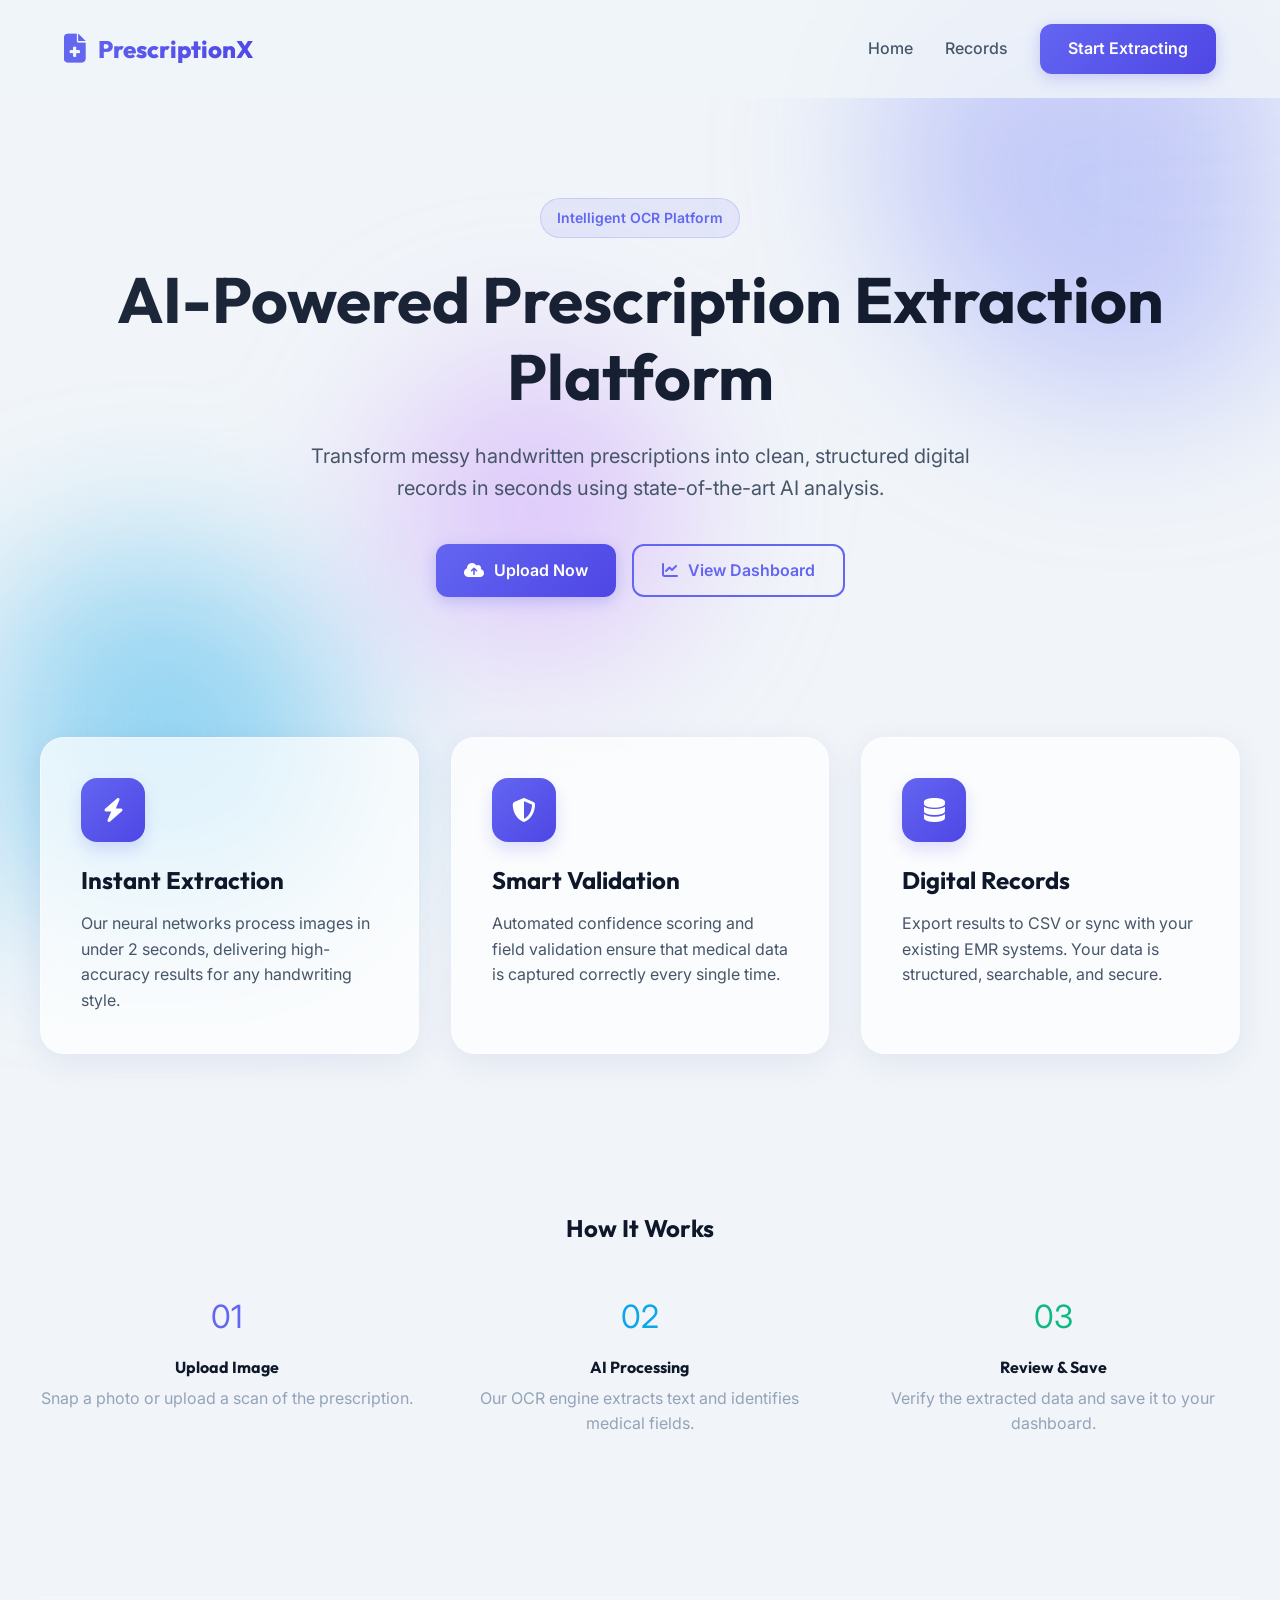
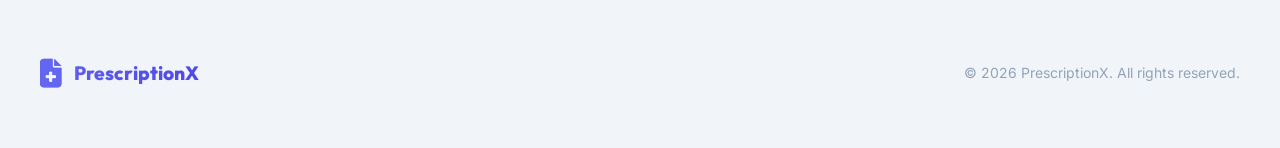
<file: frontend/web/index.html>
<!DOCTYPE html>
<html lang="en">

<head>
    <meta charset="UTF-8">
    <meta name="viewport" content="width=device-width, initial-scale=1.0">
    <title>Prescription Extractor | AI-Powered Healthcare OCR</title>
    <link rel="stylesheet" href="css/style.css">
    <link rel="stylesheet" href="https://cdnjs.cloudflare.com/ajax/libs/font-awesome/6.4.0/css/all.min.css">
</head>

<body>
    <!-- Background Blobs -->
    <div class="bg-blobs">
        <div class="blob blob-1"></div>
        <div class="blob blob-2"></div>
        <div class="blob blob-3"></div>
    </div>

    <!-- Navigation -->
    <nav>
        <div class="container nav-content">
            <a href="index.html" class="logo">
                <i class="fa-solid fa-file-medical"></i>
                <span>PrescriptionX</span>
            </a>
            <div class="nav-links">
                <a href="index.html" class="nav-link">Home</a>
                <a href="dashboard.html" class="nav-link">Records</a>
                <a href="upload.html" class="btn btn-primary">Start Extracting</a>
            </div>
        </div>
    </nav>

    <!-- Hero Section -->
    <header class="hero container fade-in">
        <span class="hero-tag">Intelligent OCR Platform</span>
        <h1>AI-Powered Prescription Extraction Platform</h1>
        <p>Transform messy handwritten prescriptions into clean, structured digital records in seconds using
            state-of-the-art AI analysis.</p>
        <div class="hero-btns">
            <a href="upload.html" class="btn btn-primary">
                <i class="fa-solid fa-cloud-arrow-up"></i> Upload Now
            </a>
            <a href="dashboard.html" class="btn btn-outline">
                <i class="fa-solid fa-chart-line"></i> View Dashboard
            </a>
        </div>
    </header>

    <!-- Features Section -->
    <section class="container features">
        <div class="feature-card glass-card fade-in" style="animation-delay: 0.1s;">
            <div class="feature-icon"><i class="fa-solid fa-bolt"></i></div>
            <h3>Instant Extraction</h3>
            <p>Our neural networks process images in under 2 seconds, delivering high-accuracy results for any
                handwriting style.</p>
        </div>
        <div class="feature-card glass-card fade-in" style="animation-delay: 0.2s;">
            <div class="feature-icon"><i class="fa-solid fa-shield-halved"></i></div>
            <h3>Smart Validation</h3>
            <p>Automated confidence scoring and field validation ensure that medical data is captured correctly every
                single time.</p>
        </div>
        <div class="feature-card glass-card fade-in" style="animation-delay: 0.3s;">
            <div class="feature-icon"><i class="fa-solid fa-database"></i></div>
            <h3>Digital Records</h3>
            <p>Export results to CSV or sync with your existing EMR systems. Your data is structured, searchable, and
                secure.</p>
        </div>
    </section>

    <!-- Workflow Section -->
    <section class="container" style="padding: 80px 0; text-align: center;">
        <h2 style="margin-bottom: 48px;">How It Works</h2>
        <div style="display: grid; grid-template-columns: repeat(auto-fit, minmax(200px, 1fr)); gap: 40px;">
            <div class="workflow-step">
                <div style="font-size: 2rem; margin-bottom: 16px; color: var(--primary);">01</div>
                <h4 style="margin-bottom: 8px;">Upload Image</h4>
                <p style="color: var(--text-muted);">Snap a photo or upload a scan of the prescription.</p>
            </div>
            <div class="workflow-step">
                <div style="font-size: 2rem; margin-bottom: 16px; color: var(--accent);">02</div>
                <h4 style="margin-bottom: 8px;">AI Processing</h4>
                <p style="color: var(--text-muted);">Our OCR engine extracts text and identifies medical fields.</p>
            </div>
            <div class="workflow-step">
                <div style="font-size: 2rem; margin-bottom: 16px; color: var(--success);">03</div>
                <h4 style="margin-bottom: 8px;">Review & Save</h4>
                <p style="color: var(--text-muted);">Verify the extracted data and save it to your dashboard.</p>
            </div>
        </div>
    </section>

    <footer class="container"
        style="padding: 60px 0; border-top: 1px solid var(--glass-border); margin-top: 80px; display: flex; justify-content: space-between; align-items: center;">
        <div class="logo" style="font-size: 1.2rem;">
            <i class="fa-solid fa-file-medical"></i>
            <span>PrescriptionX</span>
        </div>
        <p style="color: var(--text-muted); font-size: 0.875rem;">© 2026 PrescriptionX. All rights reserved.</p>
    </footer>

    <script src="js/app.js"></script>
</body>

</html>
</file>
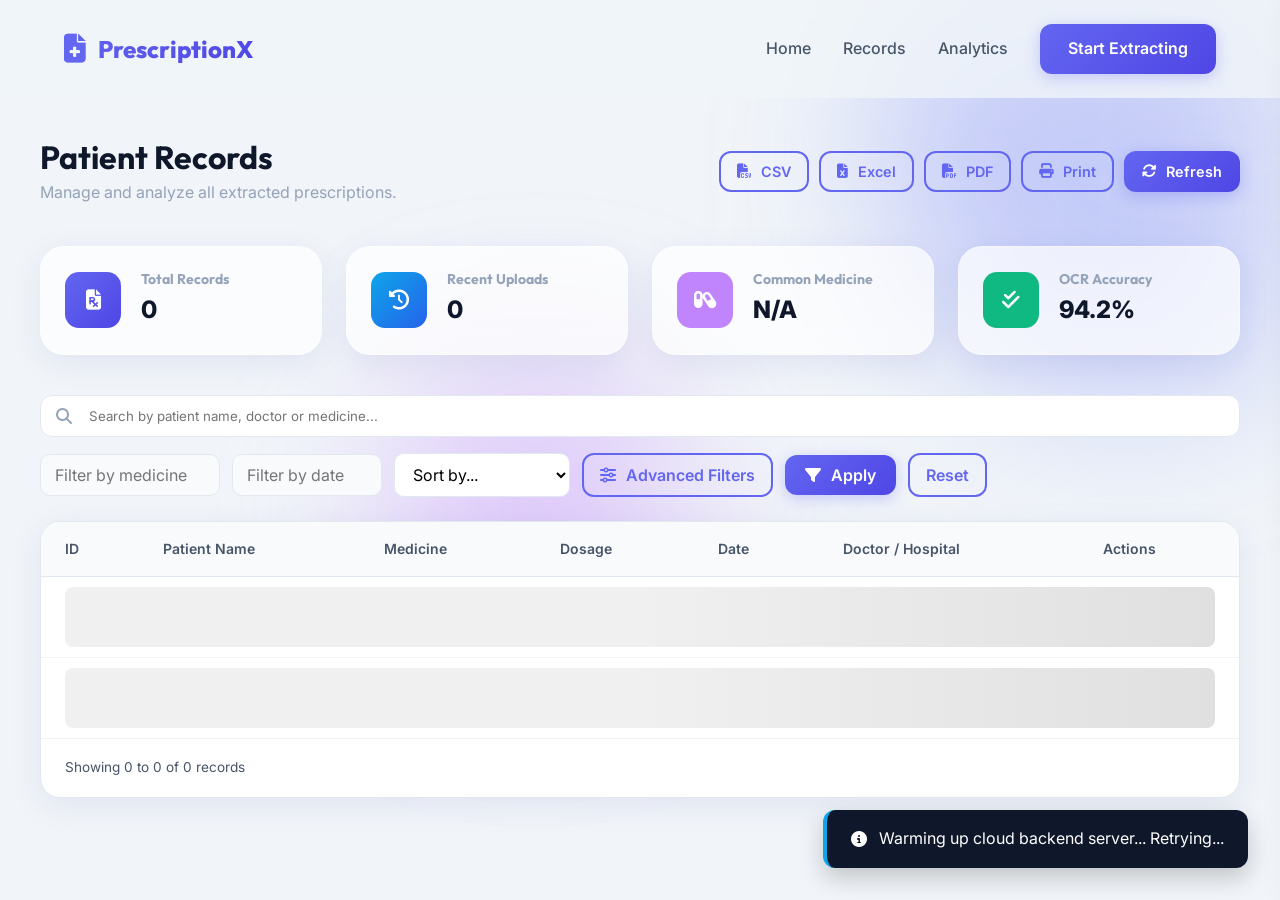
<file: frontend/web/dashboard.html>
<!DOCTYPE html>
<html lang="en">
<head>
    <meta charset="UTF-8">
    <meta name="viewport" content="width=device-width, initial-scale=1.0">
    <title>Dashboard | PrescriptionX</title>
    <link rel="stylesheet" href="css/style.css">
    <link rel="stylesheet" href="https://cdnjs.cloudflare.com/ajax/libs/font-awesome/6.4.0/css/all.min.css">
</head>
<body>
    <div class="bg-blobs">
        <div class="blob blob-1"></div>
        <div class="blob blob-3"></div>
    </div>

    <nav>
        <div class="container nav-content">
            <a href="index.html" class="logo">
                <i class="fa-solid fa-file-medical"></i>
                <span>PrescriptionX</span>
            </a>
            <div class="nav-links">
                <a href="index.html" class="nav-link">Home</a>
                <a href="dashboard.html" class="nav-link">Records</a>
                <a href="analytics.html" class="nav-link">Analytics</a>
                <a href="upload.html" class="btn btn-primary">Start Extracting</a>
            </div>
        </div>
    </nav>

    <main class="container fade-in" style="padding: 40px 0;">
        <div class="header-flex" style="margin-bottom: 40px;">
            <div>
                <h2 style="font-size: 2rem;">Patient Records</h2>
                <p style="color: var(--text-muted); margin-top: 4px;">Manage and analyze all extracted prescriptions.</p>
            </div>
            <div style="display: flex; gap: 10px; flex-wrap: wrap;">
                <button id="exportCSV" class="btn btn-outline" style="padding: 10px 16px; font-size: 0.9rem;" title="Export filtered records to CSV">
                    <i class="fa-solid fa-file-csv"></i> CSV
                </button>
                <button id="exportExcel" class="btn btn-outline" style="padding: 10px 16px; font-size: 0.9rem;" title="Export filtered records to Excel">
                    <i class="fa-solid fa-file-excel"></i> Excel
                </button>
                <button id="exportPDF" class="btn btn-outline" style="padding: 10px 16px; font-size: 0.9rem;" title="Download PDF Report">
                    <i class="fa-solid fa-file-pdf"></i> PDF
                </button>
                <button id="printReportBtn" class="btn btn-outline" style="padding: 10px 16px; font-size: 0.9rem;" title="Print Report">
                    <i class="fa-solid fa-print"></i> Print
                </button>
                <button id="refreshBtn" class="btn btn-primary" style="padding: 10px 18px; font-size: 0.9rem;">
                    <i class="fa-solid fa-rotate"></i> Refresh
                </button>
            </div>
        </div>

        <!-- Stats Cards -->
        <div class="stats-grid">
            <div class="stat-card glass-card">
                <div class="stat-icon" style="background: var(--primary-gradient);">
                    <i class="fa-solid fa-file-prescription"></i>
                </div>
                <div class="stat-info">
                    <h4>Total Records</h4>
                    <div class="value" id="totalRecords">0</div>
                </div>
            </div>
            <div class="stat-card glass-card">
                <div class="stat-icon" style="background: var(--accent-gradient);">
                    <i class="fa-solid fa-clock-rotate-left"></i>
                </div>
                <div class="stat-info">
                    <h4>Recent Uploads</h4>
                    <div class="value" id="recentUploads">0</div>
                </div>
            </div>
            <div class="stat-card glass-card">
                <div class="stat-icon" style="background: #c084fc;">
                    <i class="fa-solid fa-capsules"></i>
                </div>
                <div class="stat-info">
                    <h4>Common Medicine</h4>
                    <div class="value" id="topMedicine">N/A</div>
                </div>
            </div>
            <div class="stat-card glass-card">
                <div class="stat-icon" style="background: var(--success);">
                    <i class="fa-solid fa-check-double"></i>
                </div>
                <div class="stat-info">
                    <h4>OCR Accuracy</h4>
                    <div class="value">94.2%</div>
                </div>
            </div>
        </div>

        <!-- Search and Filters -->
        <div class="table-controls">
            <div class="search-box">
                <i class="fa-solid fa-magnifying-glass"></i>
                <input type="text" id="searchInput" placeholder="Search by patient name, doctor or medicine..." autocomplete="off">
                <div id="searchSuggestions" class="suggestions-dropdown hidden"></div>
            </div>
            <div style="display: flex; gap: 12px; flex-wrap: wrap; align-items: center;">
                <input type="text" id="medicineFilter" class="form-input" placeholder="Filter by medicine" style="width: 180px; padding: 10px 14px;">
                <input type="text" id="dateFilter" class="form-input" placeholder="Filter by date" style="width: 150px; padding: 10px 14px;">
                <select id="sortSelect" class="form-input" style="width: auto; padding: 10px 14px; background-color: white;">
                    <option value="">Sort by...</option>
                    <option value="patient_name_asc">Name A→Z</option>
                    <option value="patient_name_desc">Name Z→A</option>
                    <option value="medicine_asc">Medicine A→Z</option>
                    <option value="medicine_desc">Medicine Z→A</option>
                    <option value="id_desc">Newest First</option>
                    <option value="id_asc">Oldest First</option>
                    <option value="confidence_desc">High Confidence</option>
                    <option value="confidence_asc">Low Confidence</option>
                    <option value="image_quality_desc">High Quality</option>
                    <option value="image_quality_asc">Low Quality</option>
                </select>
                <button id="toggleFiltersBtn" class="btn btn-outline" style="padding: 10px 16px;">
                    <i class="fa-solid fa-sliders"></i> Advanced Filters
                </button>
                <button id="applyFilters" class="btn btn-primary" style="padding: 10px 20px;">
                    <i class="fa-solid fa-filter"></i> Apply
                </button>
                <button id="clearFilters" class="btn btn-outline" style="padding: 10px 16px;">
                    Reset
                </button>
            </div>
        </div>

        <!-- Table -->
        <div class="data-table-container glass-card">
            <table id="recordsTable">
                <thead>
                    <tr>
                        <th>ID</th>
                        <th>Patient Name</th>
                        <th>Medicine</th>
                        <th>Dosage</th>
                        <th>Date</th>
                        <th>Doctor / Hospital</th>
                        <th>Actions</th>
                    </tr>
                </thead>
                <tbody id="recordsBody">
                    <tr class="skeleton-row">
                        <td colspan="7" style="padding: 0;">
                            <div class="skeleton" style="height: 60px; margin: 10px 24px; border-radius: 8px;"></div>
                        </td>
                    </tr>
                    <tr class="skeleton-row">
                        <td colspan="7" style="padding: 0;">
                            <div class="skeleton" style="height: 60px; margin: 10px 24px; border-radius: 8px;"></div>
                        </td>
                    </tr>
                </tbody>
            </table>

            <div id="paginationContainer" style="display:flex; justify-content:space-between; align-items:center; padding: 18px 24px; border-top: 1px solid rgba(0,0,0,0.05); flex-wrap: wrap; gap: 12px;">
                <div style="font-size: 0.85rem; color: var(--text-secondary);" id="paginationInfo">
                    Showing 0 to 0 of 0 records
                </div>
                <div style="display: flex; gap: 6px;" id="paginationControls"></div>
            </div>
            
            <div id="emptyState" class="hidden" style="text-align: center; padding: 80px 0;">
                <div style="font-size: 4rem; color: var(--text-muted); opacity: 0.3; margin-bottom: 24px;">
                    <i class="fa-solid fa-folder-open"></i>
                </div>
                <h3>No records found</h3>
                <p style="color: var(--text-muted); margin-top: 8px;">Start by uploading a prescription to see it here.</p>
                <a href="upload.html" class="btn btn-primary" style="margin-top: 24px;">
                    <i class="fa-solid fa-plus"></i> New Extraction
                </a>
            </div>
        </div>
    </main>

    <!-- ── View Details Modal ─────────────────────────────────────────── -->
    <div id="detailsModal" class="modal-overlay hidden" role="dialog" aria-modal="true" aria-labelledby="modalTitle">
        <div class="modal-box glass-card fade-in" style="max-width: 800px; width: 90%;">
            <div class="modal-header">
                <h3 id="modalTitle"><i class="fa-solid fa-file-medical" style="color:var(--primary);"></i> Enterprise Patient & OCR Diagnostics</h3>
                <button class="btn btn-ghost modal-close" id="closeDetailsModal" aria-label="Close">
                    <i class="fa-solid fa-xmark"></i>
                </button>
            </div>
            <div class="modal-body" style="max-height: 70vh; overflow-y: auto;">
                <!-- Main Fields Block -->
                <h4 style="border-bottom: 2px solid rgba(99, 102, 241, 0.1); padding-bottom: 6px; margin: 16px 0 10px 0; color: var(--primary);">Clinical Information</h4>
                <div class="modal-fields-grid">
                    <div class="modal-field">
                        <span class="modal-field-label"><i class="fa-solid fa-user"></i> Patient Name</span>
                        <span class="modal-field-value" id="mdPatientName">—</span>
                    </div>
                    <div class="modal-field">
                        <span class="modal-field-label"><i class="fa-solid fa-capsules"></i> Medicine</span>
                        <span class="modal-field-value" id="mdMedicine">—</span>
                    </div>
                    <div class="modal-field">
                        <span class="modal-field-label"><i class="fa-solid fa-code-branch"></i> Generic Name</span>
                        <span class="modal-field-value" id="mdGenericName">—</span>
                    </div>
                    <div class="modal-field">
                        <span class="modal-field-label"><i class="fa-solid fa-syringe"></i> Dosage & Frequency</span>
                        <span class="modal-field-value" id="mdDosage">—</span>
                    </div>
                    <div class="modal-field">
                        <span class="modal-field-label"><i class="fa-solid fa-calendar"></i> Date</span>
                        <span class="modal-field-value" id="mdDate">—</span>
                    </div>
                    <div class="modal-field">
                        <span class="modal-field-label"><i class="fa-solid fa-user-doctor"></i> Doctor Name (Specialty)</span>
                        <span class="modal-field-value" id="mdDoctorName">—</span>
                    </div>
                    <div class="modal-field">
                        <span class="modal-field-label"><i class="fa-solid fa-hospital"></i> Hospital (Type)</span>
                        <span class="modal-field-value" id="mdHospitalName">—</span>
                    </div>
                    <div class="modal-field">
                        <span class="modal-field-label"><i class="fa-solid fa-building-user"></i> Department</span>
                        <span class="modal-field-value" id="mdDepartment">—</span>
                    </div>
                    <div class="modal-field">
                        <span class="modal-field-label"><i class="fa-solid fa-stethoscope"></i> Diagnosis</span>
                        <span class="modal-field-value" id="mdDiagnosis">—</span>
                    </div>
                    <div class="modal-field">
                        <span class="modal-field-label"><i class="fa-solid fa-head-side-cough"></i> Symptoms</span>
                        <span class="modal-field-value" id="mdSymptoms">—</span>
                    </div>
                </div>

                <!-- Demographic & Admin metrics -->
                <h4 style="border-bottom: 2px solid rgba(99, 102, 241, 0.1); padding-bottom: 6px; margin: 24px 0 10px 0; color: var(--primary);">Clinical Classification & Demographics</h4>
                <div class="modal-fields-grid" style="grid-template-columns: repeat(auto-fit, minmax(180px, 1fr));">
                    <div class="modal-field">
                        <span class="modal-field-label"><i class="fa-solid fa-venus-mars"></i> Gender / Age</span>
                        <span class="modal-field-value" id="mdDemoGenderAge">—</span>
                    </div>
                    <div class="modal-field">
                        <span class="modal-field-label"><i class="fa-solid fa-layer-group"></i> Doc Classification</span>
                        <span class="modal-field-value" id="mdClassificationStatus">—</span>
                    </div>
                    <div class="modal-field">
                        <span class="modal-field-label"><i class="fa-solid fa-kit-medical"></i> Admission Status</span>
                        <span class="modal-field-value" id="mdAdmissionStatus">—</span>
                    </div>
                    <div class="modal-field">
                        <span class="modal-field-label"><i class="fa-solid fa-file-invoice"></i> Specialty Category</span>
                        <span class="modal-field-value" id="mdMedicineCategory">—</span>
                    </div>
                </div>

                <!-- OCR Diagnostics Block -->
                <h4 style="border-bottom: 2px solid rgba(99, 102, 241, 0.1); padding-bottom: 6px; margin: 24px 0 10px 0; color: var(--primary);">OCR & Quality Diagnostics</h4>
                <div class="modal-fields-grid" style="grid-template-columns: repeat(auto-fit, minmax(180px, 1fr));">
                    <div class="modal-field">
                        <span class="modal-field-label"><i class="fa-solid fa-gauge-high"></i> Readability Score</span>
                        <span class="modal-field-value" id="mdReadabilityScore">—</span>
                    </div>
                    <div class="modal-field">
                        <span class="modal-field-label"><i class="fa-solid fa-signature"></i> Writing Class</span>
                        <span class="modal-field-value" id="mdWritingType">—</span>
                    </div>
                    <div class="modal-field">
                        <span class="modal-field-label"><i class="fa-solid fa-wave-square"></i> Noise Level</span>
                        <span class="modal-field-value" id="mdNoiseLevel">—</span>
                    </div>
                    <div class="modal-field">
                        <span class="modal-field-label"><i class="fa-solid fa-glasses"></i> Contrast / Brightness</span>
                        <span class="modal-field-value" id="mdContrastBrightness">—</span>
                    </div>
                    <div class="modal-field">
                        <span class="modal-field-label"><i class="fa-solid fa-compass"></i> Rotation & Skew</span>
                        <span class="modal-field-value" id="mdRotationSkew">—</span>
                    </div>
                    <div class="modal-field">
                        <span class="modal-field-label"><i class="fa-solid fa-language"></i> Language</span>
                        <span class="modal-field-value" id="mdLanguage">—</span>
                    </div>
                </div>

                <div class="modal-raw-section" style="margin-top: 24px;">
                    <span class="modal-field-label"><i class="fa-solid fa-align-left"></i> Raw OCR Text</span>
                    <pre class="modal-raw-text" id="mdRawText" style="max-height: 150px; overflow-y: auto; font-family:monospace; font-size: 0.82rem; background: rgba(0,0,0,0.03); padding: 12px; border-radius: 8px; border: 1px solid rgba(0,0,0,0.06);"></pre>
                </div>
            </div>
            <div class="modal-footer">
                <button class="btn btn-outline" id="closeDetailsModalFooter">Close</button>
            </div>
        </div>
    </div>

    <!-- ── Advanced Filters Drawer ────────────────────────────────────── -->
    <div id="filterDrawerOverlay" class="modal-overlay hidden" style="z-index: 999;"></div>
    <div id="filterDrawer" class="filter-drawer">
        <div class="filter-drawer-header">
            <h3 style="font-size: 1.25rem;"><i class="fa-solid fa-sliders" style="color:var(--primary); margin-right: 6px;"></i> Advanced Filters</h3>
            <button class="btn btn-ghost" id="closeFilterDrawer" aria-label="Close Drawer" style="font-size: 1.2rem; padding: 4px 8px; border-radius:50%;">
                <i class="fa-solid fa-xmark"></i>
            </button>
        </div>
        <div class="filter-drawer-body">
            <!-- Basic Filters Group -->
            <div class="filter-group">
                <label>Clinical Entities</label>
                <input type="text" id="filterPatientName" class="form-input" placeholder="Patient Name" style="width: 100%; margin-bottom: 8px; padding: 10px 14px;">
                <input type="text" id="filterMedicineName" class="form-input" placeholder="Medicine Name" style="width: 100%; margin-bottom: 8px; padding: 10px 14px;">
                <input type="text" id="filterGenericName" class="form-input" placeholder="Generic Name" style="width: 100%; margin-bottom: 8px; padding: 10px 14px;">
                <input type="text" id="filterDiagnosis" class="form-input" placeholder="Diagnosis" style="width: 100%; margin-bottom: 8px; padding: 10px 14px;">
                <input type="text" id="filterSymptoms" class="form-input" placeholder="Symptoms" style="width: 100%; margin-bottom: 8px; padding: 10px 14px;">
            </div>

            <!-- Health Facility Information -->
            <div class="filter-group">
                <label>Medical Provider</label>
                <select id="filterDoctorName" class="form-input" style="width: 100%; margin-bottom: 8px; padding: 10px 14px; background-color: white;">
                    <option value="">Select Doctor...</option>
                </select>
                <select id="filterHospitalName" class="form-input" style="width: 100%; margin-bottom: 8px; padding: 10px 14px; background-color: white;">
                    <option value="">Select Hospital...</option>
                </select>
                <select id="filterDepartment" class="form-input" style="width: 100%; margin-bottom: 8px; padding: 10px 14px; background-color: white;">
                    <option value="">Select Department...</option>
                </select>
                <select id="filterDoctorSpecialty" class="form-input" style="width: 100%; margin-bottom: 8px; padding: 10px 14px; background-color: white;">
                    <option value="">Select Doctor Specialty...</option>
                </select>
                <select id="filterHospitalType" class="form-input" style="width: 100%; margin-bottom: 8px; padding: 10px 14px; background-color: white;">
                    <option value="">Select Hospital Type...</option>
                </select>
                <select id="filterMedicineCategory" class="form-input" style="width: 100%; margin-bottom: 8px; padding: 10px 14px; background-color: white;">
                    <option value="">Select Drug Category...</option>
                </select>
            </div>

            <!-- Date Ranges -->
            <div class="filter-group">
                <label>Prescription Date Range</label>
                <select id="filterDateRange" class="form-input" style="width: 100%; margin-bottom: 8px; padding: 10px 14px; background-color: white;">
                    <option value="">All Time</option>
                    <option value="today">Today</option>
                    <option value="yesterday">Yesterday</option>
                    <option value="last_7_days">Last 7 Days</option>
                    <option value="last_30_days">Last 30 Days</option>
                    <option value="last_90_days">Last 90 Days</option>
                    <option value="current_month">Current Month</option>
                    <option value="previous_month">Previous Month</option>
                    <option value="current_year">Current Year</option>
                    <option value="financial_year">Financial Year</option>
                    <option value="custom">Custom Range...</option>
                </select>
                <div id="customDateRangeInputs" class="range-inputs hidden" style="margin-top: 8px; gap: 8px; display: none;">
                    <input type="date" id="filterDateStart" class="form-input" style="padding: 8px;" placeholder="Start Date">
                    <span style="color:var(--text-muted); font-size:0.85rem;">to</span>
                    <input type="date" id="filterDateEnd" class="form-input" style="padding: 8px;" placeholder="End Date">
                </div>
            </div>

            <!-- Demographic Filters -->
            <div class="filter-group">
                <label>Demographics & Admin</label>
                <select id="filterDocumentType" class="form-input" style="width: 100%; margin-bottom: 8px; padding: 10px 14px; background-color: white;">
                    <option value="">Select Document Type...</option>
                </select>
                <div class="range-inputs" style="margin-bottom: 8px; gap:8px;">
                    <input type="number" id="filterAgeMin" class="form-input" style="padding:10px 14px;" placeholder="Min Age" min="0">
                    <span style="color:var(--text-muted);">-</span>
                    <input type="number" id="filterAgeMax" class="form-input" style="padding:10px 14px;" placeholder="Max Age" min="0">
                </div>
                <select id="filterGender" class="form-input" style="width: 100%; padding: 10px 14px; background-color: white;">
                    <option value="">Select Gender...</option>
                    <option value="Male">Male</option>
                    <option value="Female">Female</option>
                    <option value="Other">Other</option>
                </select>
            </div>

            <!-- Admissional flags -->
            <div class="filter-group">
                <label>Clinical Status Flags</label>
                <div class="checkbox-group" style="display:flex; flex-direction:column; gap:10px;">
                    <label class="checkbox-item" style="display:flex; align-items:center; gap:8px; font-size:0.9rem; cursor:pointer;">
                        <input type="checkbox" id="filterIsHandwritten" style="cursor:pointer; width:17px; height:17px; accent-color: var(--primary);">
                        <span>Handwritten Document</span>
                    </label>
                    <label class="checkbox-item" style="display:flex; align-items:center; gap:8px; font-size:0.9rem; cursor:pointer;">
                        <input type="checkbox" id="filterIsEmergency" style="cursor:pointer; width:17px; height:17px; accent-color: var(--primary);">
                        <span>Emergency Cases</span>
                    </label>
                    <label class="checkbox-item" style="display:flex; align-items:center; gap:8px; font-size:0.9rem; cursor:pointer;">
                        <input type="checkbox" id="filterIsInpatient" style="cursor:pointer; width:17px; height:17px; accent-color: var(--primary);">
                        <span>Inpatient Records</span>
                    </label>
                    <label class="checkbox-item" style="display:flex; align-items:center; gap:8px; font-size:0.9rem; cursor:pointer;">
                        <input type="checkbox" id="filterIsOutpatient" style="cursor:pointer; width:17px; height:17px; accent-color: var(--primary);">
                        <span>Outpatient Records</span>
                    </label>
                </div>
            </div>

            <!-- Technical & Quality Thresholds -->
            <div class="filter-group" style="border-top: 1px dashed rgba(0,0,0,0.1); padding-top:16px;">
                <label>OCR & Quality Thresholds</label>
                
                <div style="margin-bottom: 16px;">
                    <span style="font-size: 0.8rem; font-weight:500; color:var(--text-secondary); display:flex; justify-content:space-between; margin-bottom:4px;">
                        <span>OCR Confidence Min:</span> <span id="valConfidenceMin" style="font-weight:600; color:var(--primary);">0%</span>
                    </span>
                    <input type="range" id="filterConfidenceMin" min="0" max="100" value="0" style="width:100%; accent-color: var(--primary); cursor:pointer;">
                </div>

                <div style="margin-bottom: 16px;">
                    <span style="font-size: 0.8rem; font-weight:500; color:var(--text-secondary); display:flex; justify-content:space-between; margin-bottom:4px;">
                        <span>Image Quality Min:</span> <span id="valQualityMin" style="font-weight:600; color:var(--primary);">0%</span>
                    </span>
                    <input type="range" id="filterQualityMin" min="0" max="100" value="0" style="width:100%; accent-color: var(--primary); cursor:pointer;">
                </div>

                <div style="margin-bottom: 16px;">
                    <span style="font-size: 0.8rem; font-weight:500; color:var(--text-secondary); display:flex; justify-content:space-between; margin-bottom:4px;">
                        <span>Noise Level Max:</span> <span id="valNoiseMax" style="font-weight:600; color:var(--primary);">100%</span>
                    </span>
                    <input type="range" id="filterNoiseMax" min="0" max="100" value="100" style="width:100%; accent-color: var(--primary); cursor:pointer;">
                </div>

                <div style="margin-bottom: 16px;">
                    <span style="font-size: 0.8rem; font-weight:500; color:var(--text-secondary); display:flex; justify-content:space-between; margin-bottom:4px;">
                        <span>Contrast Score Min:</span> <span id="valContrastMin" style="font-weight:600; color:var(--primary);">0%</span>
                    </span>
                    <input type="range" id="filterContrastMin" min="0" max="100" value="0" style="width:100%; accent-color: var(--primary); cursor:pointer;">
                </div>

                <div style="margin-bottom: 16px;">
                    <span style="font-size: 0.8rem; font-weight:500; color:var(--text-secondary); display:flex; justify-content:space-between; margin-bottom:4px;">
                        <span>Brightness Min/Max:</span> <span id="valBrightnessMinMax" style="font-weight:600; color:var(--primary);">0 - 100</span>
                    </span>
                    <div style="display:flex; gap:8px; align-items:center;">
                        <input type="number" id="filterBrightnessMin" class="form-input" style="flex:1; padding: 8px;" placeholder="Min" min="0" max="100">
                        <span style="color:var(--text-muted); font-size:0.8rem;">to</span>
                        <input type="number" id="filterBrightnessMax" class="form-input" style="flex:1; padding: 8px;" placeholder="Max" min="0" max="100">
                    </div>
                </div>

                <div style="margin-bottom: 16px;">
                    <span style="font-size: 0.8rem; font-weight:500; color:var(--text-secondary); display:flex; justify-content:space-between; margin-bottom:4px;">
                        <span>Skew Angle Range:</span> <span id="valSkewRange" style="font-weight:600; color:var(--primary);">All</span>
                    </span>
                    <div style="display:flex; gap:8px;">
                        <input type="number" id="filterSkewMin" class="form-input" style="flex:1; padding: 8px;" placeholder="Min °" step="0.5">
                        <input type="number" id="filterSkewMax" class="form-input" style="flex:1; padding: 8px;" placeholder="Max °" step="0.5">
                    </div>
                </div>
            </div>
        </div>
        <div class="filter-drawer-footer" style="background: rgba(255,255,255,0.85); backdrop-filter:blur(8px);">
            <button class="btn btn-outline" id="resetDrawerFilters" style="flex: 1; padding:12px;">Reset</button>
            <button class="btn btn-primary" id="applyDrawerFilters" style="flex: 1.5; padding:12px;">Apply</button>
        </div>
    </div>

    <!-- ── Delete Confirm Modal ───────────────────────────────────────── -->
    <div id="deleteModal" class="modal-overlay hidden" role="dialog" aria-modal="true" aria-labelledby="deleteModalTitle">
        <div class="modal-box modal-box-sm glass-card fade-in">
            <div class="modal-header">
                <h3 id="deleteModalTitle" style="color: var(--danger);">
                    <i class="fa-solid fa-triangle-exclamation"></i> Delete Record
                </h3>
                <button class="btn btn-ghost modal-close" id="closeDeleteModal" aria-label="Close">
                    <i class="fa-solid fa-xmark"></i>
                </button>
            </div>
            <div class="modal-body" style="padding-top: 8px;">
                <p style="color: var(--text-secondary);">
                    Are you sure you want to delete the record for
                    <strong id="deletePatientName" style="color: var(--secondary);"></strong>?
                    This action cannot be undone.
                </p>
            </div>
            <div class="modal-footer">
                <button class="btn btn-outline" id="cancelDeleteBtn">Cancel</button>
                <button class="btn btn-danger" id="confirmDeleteBtn">
                    <i class="fa-solid fa-trash"></i> Delete
                </button>
            </div>
        </div>
    </div>

    <div id="toastContainer" class="toast-container"></div>

    <script src="js/app.js"></script>
</body>
</html>
</file>
<file: frontend/web/css/style.css>
@import url('https://fonts.googleapis.com/css2?family=Inter:wght@300;400;500;600;700&family=Outfit:wght@400;500;600;700;800&family=Poppins:wght@300;400;500;600;700&display=swap');

:root {
    /* Premium Color Palette */
    --primary-gradient: linear-gradient(135deg, #6366f1 0%, #4f46e5 100%);
    --accent-gradient: linear-gradient(135deg, #0ea5e9 0%, #2563eb 100%);
    --surface-gradient: linear-gradient(135deg, #ffffff 0%, #f8fafc 100%);
    --dark-gradient: linear-gradient(135deg, #1e293b 0%, #0f172a 100%);
    
    --primary: #6366f1;
    --primary-light: #818cf8;
    --primary-dark: #4338ca;
    --secondary: #0f172a;
    --accent: #0ea5e9;
    --success: #10b981;
    --warning: #f59e0b;
    --danger: #ef4444;
    
    --text-main: #1e293b;
    --text-secondary: #475569;
    --text-muted: #94a3b8;
    --text-white: #ffffff;
    
    --bg-body: #f1f5f9;
    --glass-bg: rgba(255, 255, 255, 0.7);
    --glass-border: rgba(255, 255, 255, 0.4);
    --glass-shadow: 0 8px 32px 0 rgba(31, 38, 135, 0.08);
    
    --card-shadow: 0 4px 6px -1px rgba(0, 0, 0, 0.1), 0 2px 4px -1px rgba(0, 0, 0, 0.06);
    --card-shadow-hover: 0 20px 25px -5px rgba(0, 0, 0, 0.1), 0 10px 10px -5px rgba(0, 0, 0, 0.04);
    
    --transition: all 0.3s cubic-bezier(0.4, 0, 0.2, 1);
    --border-radius: 16px;
}

/* Global Reset & Base Styles */
* {
    margin: 0;
    padding: 0;
    box-sizing: border-box;
}

html {
    scroll-behavior: smooth;
}

body {
    font-family: 'Inter', sans-serif;
    background-color: var(--bg-body);
    color: var(--text-main);
    line-height: 1.6;
    overflow-x: hidden;
    min-height: 100vh;
}

h1, h2, h3, h4 {
    font-family: 'Outfit', sans-serif;
    font-weight: 700;
    line-height: 1.2;
    color: var(--secondary);
}

p {
    font-family: 'Inter', sans-serif;
    font-weight: 400;
}

a {
    text-decoration: none;
    color: inherit;
    transition: var(--transition);
}

/* Background Animation */
.bg-blobs {
    position: fixed;
    top: 0;
    left: 0;
    width: 100%;
    height: 100%;
    z-index: -1;
    overflow: hidden;
    filter: blur(80px);
}

.blob {
    position: absolute;
    border-radius: 50%;
    opacity: 0.4;
    animation: move 20s infinite alternate;
}

.blob-1 {
    width: 500px;
    height: 500px;
    background: var(--primary-light);
    top: -100px;
    right: -100px;
}

.blob-2 {
    width: 400px;
    height: 400px;
    background: var(--accent);
    bottom: -50px;
    left: -50px;
    animation-delay: -5s;
}

.blob-3 {
    width: 300px;
    height: 300px;
    background: #c084fc;
    top: 40%;
    left: 30%;
    animation-delay: -10s;
}

@keyframes move {
    from { transform: translate(0, 0) scale(1); }
    to { transform: translate(50px, 100px) scale(1.1); }
}

/* Layout Utilities */
.container {
    max-width: 1200px;
    margin: 0 auto;
    padding: 0 24px;
}

.glass-card {
    background: var(--glass-bg);
    backdrop-filter: blur(12px);
    -webkit-backdrop-filter: blur(12px);
    border: 1px solid var(--glass-border);
    border-radius: 24px;
    box-shadow: var(--glass-shadow);
    transition: var(--transition);
}

.glass-card:hover {
    box-shadow: 0 12px 40px 0 rgba(31, 38, 135, 0.12);
}

/* Navbar */
nav {
    padding: 24px 0;
    position: sticky;
    top: 0;
    z-index: 100;
    background: rgba(241, 245, 249, 0.8);
    backdrop-filter: blur(8px);
}

.nav-content {
    display: flex;
    justify-content: space-between;
    align-items: center;
}

.logo {
    display: flex;
    align-items: center;
    gap: 12px;
    font-family: 'Outfit', sans-serif;
    font-size: 1.5rem;
    font-weight: 800;
    background: var(--primary-gradient);
    -webkit-background-clip: text;
    background-clip: text;
    -webkit-text-fill-color: transparent;
}

.logo i {
    -webkit-text-fill-color: var(--primary);
    font-size: 1.8rem;
}

.nav-links {
    display: flex;
    gap: 32px;
    align-items: center;
}

.nav-link {
    font-weight: 500;
    color: var(--text-secondary);
    position: relative;
}

.nav-link:hover {
    color: var(--primary);
}

.nav-link::after {
    content: '';
    position: absolute;
    bottom: -4px;
    left: 0;
    width: 0;
    height: 2px;
    background: var(--primary);
    transition: var(--transition);
}

.nav-link:hover::after {
    width: 100%;
}

/* Buttons */
.btn {
    display: inline-flex;
    align-items: center;
    justify-content: center;
    gap: 10px;
    padding: 12px 28px;
    border-radius: 12px;
    font-weight: 600;
    font-size: 1rem;
    cursor: pointer;
    border: none;
    transition: var(--transition);
    font-family: 'Inter', sans-serif;
}

.btn-primary {
    background: var(--primary-gradient);
    color: white;
    box-shadow: 0 4px 15px rgba(99, 102, 241, 0.3);
}

.btn-primary:hover {
    transform: translateY(-2px);
    box-shadow: 0 8px 25px rgba(99, 102, 241, 0.4);
}

.btn-outline {
    background: transparent;
    border: 2px solid var(--primary);
    color: var(--primary);
}

.btn-outline:hover {
    background: rgba(99, 102, 241, 0.05);
    transform: translateY(-2px);
}

.btn-ghost {
    background: transparent;
    color: var(--text-secondary);
}

.btn-ghost:hover {
    background: rgba(148, 163, 184, 0.1);
}

/* Hero Section */
.hero {
    padding: 100px 0 60px;
    text-align: center;
}

.hero-tag {
    display: inline-block;
    padding: 8px 16px;
    background: rgba(99, 102, 241, 0.1);
    color: var(--primary);
    border-radius: 100px;
    font-size: 0.875rem;
    font-weight: 600;
    margin-bottom: 24px;
    border: 1px solid rgba(99, 102, 241, 0.2);
}

.hero h1 {
    font-size: 4rem;
    margin-bottom: 24px;
    background: var(--dark-gradient);
    -webkit-background-clip: text;
    background-clip: text;
    -webkit-text-fill-color: transparent;
}

.hero p {
    font-size: 1.25rem;
    color: var(--text-secondary);
    max-width: 700px;
    margin: 0 auto 40px;
}

.hero-btns {
    display: flex;
    gap: 16px;
    justify-content: center;
}

/* Features Section */
.features {
    padding: 80px 0;
    display: grid;
    grid-template-columns: repeat(auto-fit, minmax(300px, 1fr));
    gap: 32px;
}

.feature-card {
    padding: 40px;
    text-align: left;
}

.feature-icon {
    width: 64px;
    height: 64px;
    background: var(--primary-gradient);
    border-radius: 16px;
    display: flex;
    align-items: center;
    justify-content: center;
    color: white;
    font-size: 1.5rem;
    margin-bottom: 24px;
    box-shadow: 0 8px 16px rgba(99, 102, 241, 0.2);
}

.feature-card h3 {
    margin-bottom: 16px;
    font-size: 1.5rem;
}

.feature-card p {
    color: var(--text-secondary);
}

/* Upload Section */
.upload-container {
    max-width: 800px;
    margin: 40px auto;
}

.drop-zone {
    border: 2px dashed #cbd5e1;
    border-radius: 24px;
    padding: 60px 40px;
    text-align: center;
    background: rgba(255, 255, 255, 0.5);
    cursor: pointer;
    transition: var(--transition);
}

.drop-zone.active {
    border-color: var(--primary);
    background: rgba(99, 102, 241, 0.05);
}

.drop-zone i {
    font-size: 4rem;
    color: var(--primary);
    margin-bottom: 24px;
}

.drop-zone h3 {
    margin-bottom: 8px;
}

.drop-zone p {
    color: var(--text-muted);
}

.file-preview {
    margin-top: 24px;
    display: flex;
    align-items: center;
    gap: 16px;
    padding: 16px;
    background: white;
    border-radius: 12px;
    border: 1px solid #e2e8f0;
}

.file-preview img {
    width: 60px;
    height: 60px;
    border-radius: 8px;
    object-fit: cover;
}

/* Result Section */
.result-grid {
    display: grid;
    grid-template-columns: 1fr 1.2fr;
    gap: 32px;
    margin-top: 40px;
}

.result-card {
    padding: 32px;
}

.result-card h3 {
    margin-bottom: 24px;
    display: flex;
    justify-content: space-between;
    align-items: center;
}

.confidence-badge {
    padding: 4px 12px;
    border-radius: 100px;
    font-size: 0.75rem;
    font-weight: 700;
    text-transform: uppercase;
}

.badge-high { background: rgba(16, 185, 129, 0.1); color: var(--success); }
.badge-mid { background: rgba(245, 158, 11, 0.1); color: var(--warning); }

.form-group {
    margin-bottom: 20px;
}

.form-group label {
    display: block;
    font-size: 0.875rem;
    font-weight: 600;
    color: var(--text-secondary);
    margin-bottom: 8px;
}

.form-input {
    width: 100%;
    padding: 12px 16px;
    border-radius: 10px;
    border: 1px solid #e2e8f0;
    background: #f8fafc;
    font-family: inherit;
    font-size: 1rem;
    transition: var(--transition);
}

.form-input:focus {
    outline: none;
    border-color: var(--primary);
    background: white;
    box-shadow: 0 0 0 4px rgba(99, 102, 241, 0.1);
}

textarea.form-input {
    min-height: 300px;
    font-family: 'Courier New', Courier, monospace;
    font-size: 0.9rem;
    line-height: 1.4;
}

/* Dashboard */
.stats-grid {
    display: grid;
    grid-template-columns: repeat(auto-fit, minmax(240px, 1fr));
    gap: 24px;
    margin-bottom: 40px;
}

.stat-card {
    padding: 24px;
    display: flex;
    align-items: center;
    gap: 20px;
}

.stat-icon {
    width: 56px;
    height: 56px;
    border-radius: 14px;
    display: flex;
    align-items: center;
    justify-content: center;
    font-size: 1.25rem;
    color: white;
}

.stat-info h4 {
    font-size: 0.875rem;
    color: var(--text-muted);
    margin-bottom: 4px;
}

.stat-info .value {
    font-size: 1.5rem;
    font-weight: 800;
    color: var(--secondary);
}

.table-controls {
    display: flex;
    justify-content: space-between;
    align-items: center;
    margin-bottom: 24px;
    gap: 16px;
    flex-wrap: wrap;
}

.search-box {
    position: relative;
    flex: 1;
    min-width: 300px;
}

.search-box i {
    position: absolute;
    left: 16px;
    top: 50%;
    transform: translateY(-50%);
    color: var(--text-muted);
}

.search-box input {
    width: 100%;
    padding: 12px 16px 12px 48px;
    border-radius: 12px;
    border: 1px solid #e2e8f0;
    background: white;
    font-family: inherit;
}

/* Custom Scrollbar */
::-webkit-scrollbar { width: 8px; }
::-webkit-scrollbar-track { background: #f1f5f9; }
::-webkit-scrollbar-thumb { background: #cbd5e1; border-radius: 10px; }
::-webkit-scrollbar-thumb:hover { background: #94a3b8; }

/* Animations */
.fade-in {
    animation: fadeIn 0.8s ease-out forwards;
}

@keyframes fadeIn {
    from { opacity: 0; transform: translateY(20px); }
    to { opacity: 1; transform: translateY(0); }
}

.pulse {
    animation: pulse 2s infinite;
}

@keyframes pulse {
    0% { transform: scale(1); opacity: 1; }
    50% { transform: scale(1.05); opacity: 0.8; }
    100% { transform: scale(1); opacity: 1; }
}

/* Toast Notification */
.toast-container {
    position: fixed;
    bottom: 32px;
    right: 32px;
    z-index: 1000;
    display: flex;
    flex-direction: column;
    gap: 12px;
}

.toast {
    padding: 16px 24px;
    border-radius: 12px;
    background: var(--secondary);
    color: white;
    box-shadow: 0 10px 25px rgba(0,0,0,0.2);
    display: flex;
    align-items: center;
    gap: 12px;
    animation: slideIn 0.3s ease-out;
}

@keyframes slideIn {
    from { transform: translateX(100%); opacity: 0; }
    to { transform: translateX(0); opacity: 1; }
}

/* Table Design */
.data-table-container {
    background: white;
    border-radius: 20px;
    border: 1px solid #e2e8f0;
    overflow: hidden;
}

table { width: 100%; border-collapse: collapse; }

th {
    background: #f8fafc;
    padding: 16px 24px;
    text-align: left;
    font-size: 0.875rem;
    font-weight: 600;
    color: var(--text-secondary);
    border-bottom: 1px solid #e2e8f0;
}

td {
    padding: 20px 24px;
    border-bottom: 1px solid #f1f5f9;
    font-size: 0.9375rem;
}

tr:hover td { background: #f8fafc; }

.medicine-tag {
    padding: 4px 10px;
    background: rgba(99, 102, 241, 0.1);
    color: var(--primary);
    border-radius: 6px;
    font-weight: 600;
    font-size: 0.875rem;
}

/* Loading Skeleton */
.skeleton {
    background: linear-gradient(90deg, #f0f0f0 25%, #e0e0e0 50%, #f0f0f0 75%);
    background-size: 200% 100%;
    animation: skeleton-loading 1.5s infinite;
}

@keyframes skeleton-loading {
    0% { background-position: 200% 0; }
    100% { background-position: -200% 0; }
}

/* Responsive */
@media (max-width: 1024px) {
    .result-grid { grid-template-columns: 1fr; }
}

@media (max-width: 768px) {
    .hero h1 { font-size: 2.5rem; }
    .nav-links { display: none; }
    .container { padding: 0 16px; }
}

/* ── Week 2 Additions ──────────────────────────────────────────────────── */

/* Utility */
.hidden { display: none !important; }

/* Header flex row used on dashboard / upload pages */
.header-flex {
    display: flex;
    justify-content: space-between;
    align-items: center;
    flex-wrap: wrap;
    gap: 16px;
}

/* ── Modal Overlay ─────────────────────────────────────────────────────── */
.modal-overlay {
    position: fixed;
    inset: 0;
    background: rgba(15, 23, 42, 0.55);
    backdrop-filter: blur(4px);
    -webkit-backdrop-filter: blur(4px);
    z-index: 500;
    display: flex;
    align-items: center;
    justify-content: center;
    padding: 24px;
    animation: overlayIn 0.2s ease-out;
}

@keyframes overlayIn {
    from { opacity: 0; }
    to   { opacity: 1; }
}

.modal-box {
    width: 100%;
    max-width: 640px;
    max-height: 90vh;
    overflow-y: auto;
    border-radius: 24px;
    background: rgba(255, 255, 255, 0.92);
    backdrop-filter: blur(16px);
    -webkit-backdrop-filter: blur(16px);
    border: 1px solid var(--glass-border);
    box-shadow: 0 24px 60px rgba(15, 23, 42, 0.18);
    animation: modalIn 0.25s cubic-bezier(0.34, 1.56, 0.64, 1);
}

.modal-box-sm {
    max-width: 440px;
}

@keyframes modalIn {
    from { opacity: 0; transform: scale(0.94) translateY(12px); }
    to   { opacity: 1; transform: scale(1)    translateY(0);    }
}

.modal-header {
    display: flex;
    justify-content: space-between;
    align-items: center;
    padding: 24px 28px 20px;
    border-bottom: 1px solid #f1f5f9;
}

.modal-header h3 {
    font-size: 1.15rem;
    display: flex;
    align-items: center;
    gap: 10px;
}

.modal-close {
    width: 36px;
    height: 36px;
    padding: 0;
    border-radius: 10px;
    font-size: 1rem;
    flex-shrink: 0;
}

.modal-body {
    padding: 24px 28px;
}

.modal-footer {
    padding: 16px 28px 24px;
    display: flex;
    justify-content: flex-end;
    gap: 12px;
    border-top: 1px solid #f1f5f9;
}

/* Modal fields grid */
.modal-fields-grid {
    display: grid;
    grid-template-columns: 1fr 1fr;
    gap: 16px;
    margin-bottom: 24px;
}

.modal-field {
    background: #f8fafc;
    border: 1px solid #e2e8f0;
    border-radius: 12px;
    padding: 14px 16px;
    display: flex;
    flex-direction: column;
    gap: 6px;
}

.modal-field-label {
    font-size: 0.75rem;
    font-weight: 600;
    color: var(--text-muted);
    text-transform: uppercase;
    letter-spacing: 0.05em;
    display: flex;
    align-items: center;
    gap: 6px;
}

.modal-field-value {
    font-size: 1rem;
    font-weight: 700;
    color: var(--secondary);
    word-break: break-word;
}

/* Raw OCR text block */
.modal-raw-section {
    display: flex;
    flex-direction: column;
    gap: 10px;
}

.modal-raw-text {
    background: #0f172a;
    color: #e2e8f0;
    border-radius: 12px;
    padding: 16px 20px;
    font-family: 'Courier New', Courier, monospace;
    font-size: 0.85rem;
    line-height: 1.6;
    white-space: pre-wrap;
    word-break: break-word;
    max-height: 220px;
    overflow-y: auto;
    border: 1px solid #1e293b;
}

/* ── Danger Button ─────────────────────────────────────────────────────── */
.btn-danger {
    background: linear-gradient(135deg, #ef4444 0%, #dc2626 100%);
    color: white;
    box-shadow: 0 4px 15px rgba(239, 68, 68, 0.3);
}

.btn-danger:hover {
    transform: translateY(-2px);
    box-shadow: 0 8px 25px rgba(239, 68, 68, 0.4);
}

.btn-danger:disabled {
    opacity: 0.6;
    cursor: not-allowed;
    transform: none;
}

/* ── Small icon buttons in table ───────────────────────────────────────── */
.btn-icon-sm {
    width: 36px;
    height: 36px;
    padding: 0;
    border-radius: 10px;
    font-size: 0.875rem;
}

.btn-delete {
    color: var(--danger);
}

.btn-delete:hover {
    background: rgba(239, 68, 68, 0.08);
    color: var(--danger);
}

/* ── Table row hover polish ────────────────────────────────────────────── */
tbody tr {
    transition: background 0.15s ease;
}

tbody tr:last-child td {
    border-bottom: none;
}

/* ── Empty state improvements ──────────────────────────────────────────── */
#emptyState a.btn {
    display: inline-flex;
}

/* ── Search box focus ──────────────────────────────────────────────────── */
.search-box input:focus {
    outline: none;
    border-color: var(--primary);
    box-shadow: 0 0 0 4px rgba(99, 102, 241, 0.1);
}

/* ── Stat card hover lift ──────────────────────────────────────────────── */
.stat-card {
    transition: var(--transition);
}

.stat-card:hover {
    transform: translateY(-3px);
    box-shadow: 0 16px 40px rgba(31, 38, 135, 0.13);
}

/* ── Analytics chart cards hover ──────────────────────────────────────── */
#chartsRow .glass-card:hover {
    transform: translateY(-2px);
}

/* ── Toast colour variants ─────────────────────────────────────────────── */
.toast-success { background: #064e3b; border-left: 4px solid var(--success); }
.toast-error   { background: #7f1d1d; border-left: 4px solid var(--danger);  }
.toast-info    { background: var(--secondary); border-left: 4px solid var(--accent); }

/* ── Responsive: modal on small screens ───────────────────────────────── */
@media (max-width: 640px) {
    .modal-fields-grid {
        grid-template-columns: 1fr;
    }

    .modal-box {
        border-radius: 16px;
    }

    .modal-header,
    .modal-body,
    .modal-footer {
        padding-left: 20px;
        padding-right: 20px;
    }
}

/* ── Responsive: analytics charts stack on tablet ─────────────────────── */
@media (max-width: 900px) {
    #chartsRow {
        grid-template-columns: 1fr !important;
    }
}

/* ── Responsive: table horizontal scroll on mobile ────────────────────── */
@media (max-width: 768px) {
    .data-table-container {
        overflow-x: auto;
    }

    table {
        min-width: 600px;
    }

    .table-controls {
        flex-direction: column;
        align-items: stretch;
    }

    .search-box {
        min-width: unset;
    }

    .header-flex {
        flex-direction: column;
        gap: 16px;
    }
}

/* ── Phase 6 Enterprise Filter Drawer ── */
.filter-drawer {
    position: fixed;
    top: 0;
    right: -420px;
    width: 400px;
    height: 100vh;
    background: rgba(255, 255, 255, 0.98);
    backdrop-filter: blur(25px);
    -webkit-backdrop-filter: blur(25px);
    border-left: 1px solid var(--glass-border);
    box-shadow: -10px 0 30px rgba(0, 0, 0, 0.08);
    z-index: 1000;
    transition: right 0.4s cubic-bezier(0.16, 1, 0.3, 1);
    display: flex;
    flex-direction: column;
}

.filter-drawer.open {
    right: 0;
}

.filter-drawer-header {
    padding: 20px 24px;
    border-bottom: 1px solid rgba(0, 0, 0, 0.06);
    display: flex;
    justify-content: space-between;
    align-items: center;
}

.filter-drawer-body {
    padding: 24px;
    overflow-y: auto;
    flex: 1;
}

.filter-drawer-footer {
    padding: 20px 24px;
    border-top: 1px solid rgba(0, 0, 0, 0.06);
    display: flex;
    gap: 12px;
}

.filter-group {
    margin-bottom: 24px;
}

.filter-group label {
    display: block;
    font-size: 0.78rem;
    font-weight: 700;
    color: var(--text-secondary);
    margin-bottom: 10px;
    text-transform: uppercase;
    letter-spacing: 0.8px;
}

.range-inputs {
    display: flex;
    align-items: center;
    gap: 8px;
}

.range-inputs input {
    flex: 1;
}

.checkbox-group {
    display: flex;
    flex-direction: column;
    gap: 10px;
}

.checkbox-item {
    display: flex;
    align-items: center;
    gap: 10px;
    font-size: 0.9rem;
    cursor: pointer;
    user-select: none;
}

@media (max-width: 480px) {
    .filter-drawer {
        width: 100%;
        right: -100%;
    }
}

.search-box {
    position: relative;
}

.suggestions-dropdown {
    position: absolute;
    top: 100%;
    left: 0;
    width: 100%;
    background: white;
    border: 1px solid rgba(0, 0, 0, 0.08);
    border-radius: 12px;
    box-shadow: 0 10px 25px rgba(0, 0, 0, 0.05);
    z-index: 110;
    max-height: 250px;
    overflow-y: auto;
    margin-top: 5px;
}

.suggestion-item:hover {
    background-color: #f3f4f6;
}
</file>
